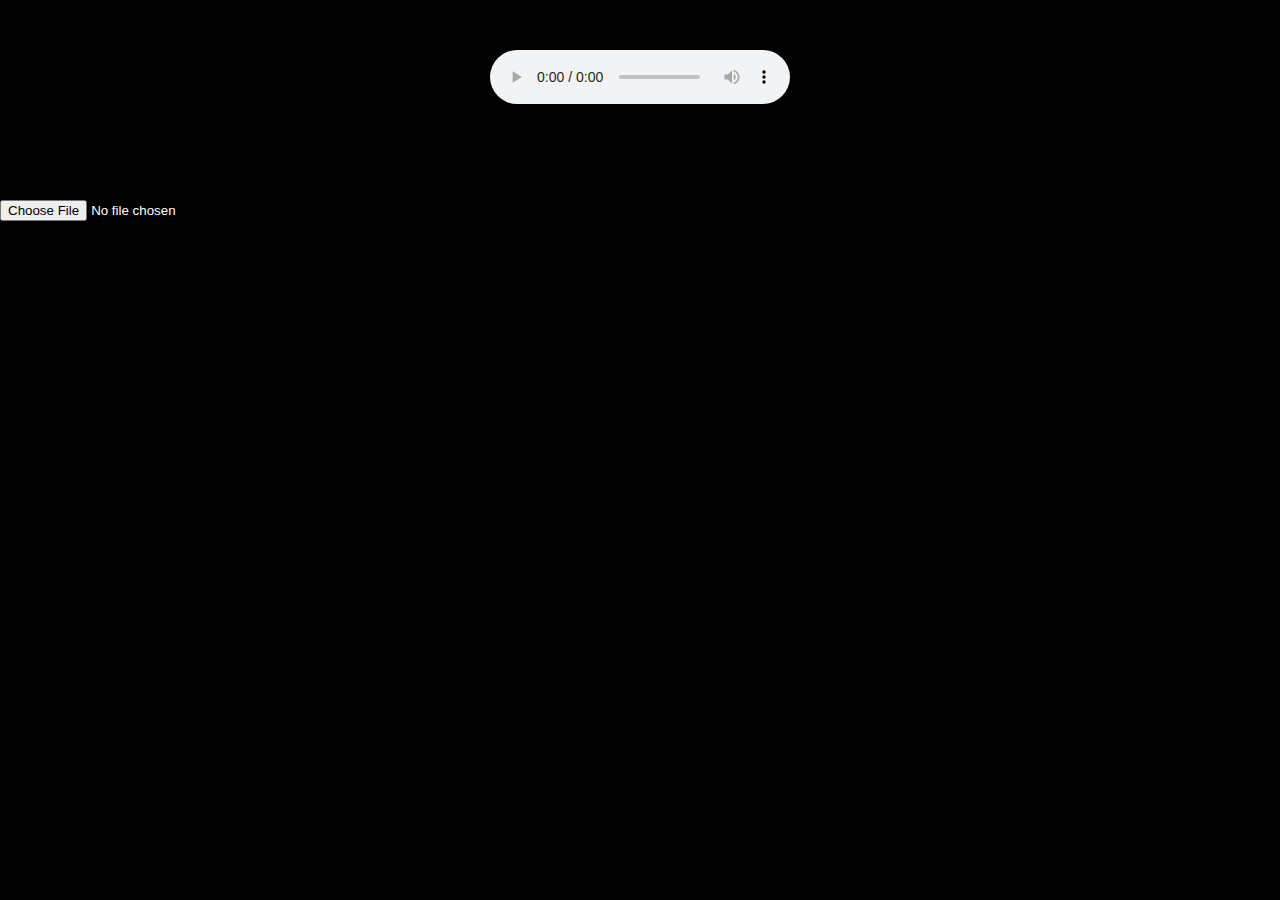
<file: canvas-tutorial-audio/index.html>
<!DOCTYPE html>
<html lang="es">
<head>
    <meta charset="UTF-8">
    <meta http-equiv="X-UA-Compatible" content="IE=edge">
    <meta name="viewport" content="width=device-width, initial-scale=1.0">
    <link rel="stylesheet" href="./main.css">
    <title>Animas-audio</title>
</head>
<body>
    <div id="container">
      <canvas id="canvas1"></canvas>
      <audio id="audio1" controls></audio>
      <input type="file" id="fileupload" accept="audio/*" />
    </div>
    <!--<button id="button1">Boton1</button>
    <button id="button2">Boton2</button>-->
    <!-- <script src="./index.js"></script> -->
    <!-- <script src="./visual1.js"></script> -->
    <!-- <script src="./visual2.js"></script> -->
    <!-- <script src="./visual3.js"></script> -->
    <!-- <script src="./visual4.js"></script>  -->
    <!-- <script src="./visual5.js"></script>  -->
    <!-- <script src="./visual6.js"></script> -->
    <!-- <script src="./visual7.js"></script> -->
    <!-- <script src="./visual8.js"></script> -->
    <!-- <script src="./visual9.js"></script> -->
    <script src="./visual10.js"></script>
</body>
</html>
</file>
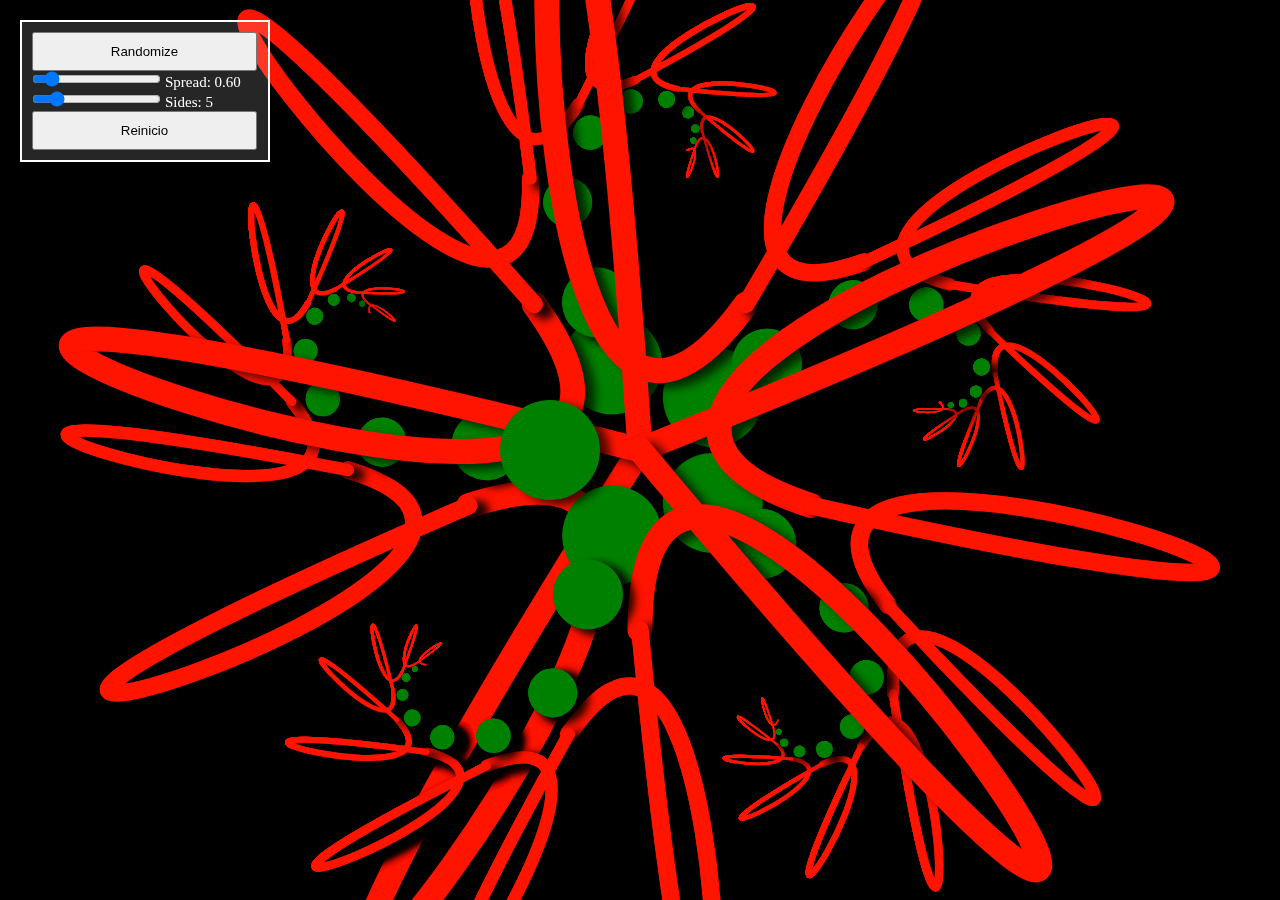
<file: canvas-tutorial-beginners/index.html>
<!DOCTYPE html>
<html lang="es">
<head>
    <meta charset="UTF-8">
    <meta http-equiv="X-UA-Compatible" content="IE=edge">
    <meta name="viewport" content="width=device-width, initial-scale=1.0">
    <link rel="stylesheet" href="./main.css">
    <title>Animas-Sosa</title>
</head>
<body>
    <canvas id="canvas"></canvas>
    <div id="controls">
        <button id="randomizeButton">Randomize</button>
        <div>
            <input id="spread" type="range" min="0.3" max="3.1" step="0.01" value="1">
            <label for="spread">Spread:</label>
        </div>
        <div>
            <input id="sides" type="range" min="2" max="22" step="1" value="5">
            <label for="sides">Sides:</label>
        </div>
        <button id="resetButton">Reinicio</button>
    </div>
    <script src="./index.js"></script>
</body>
</html>
</file>
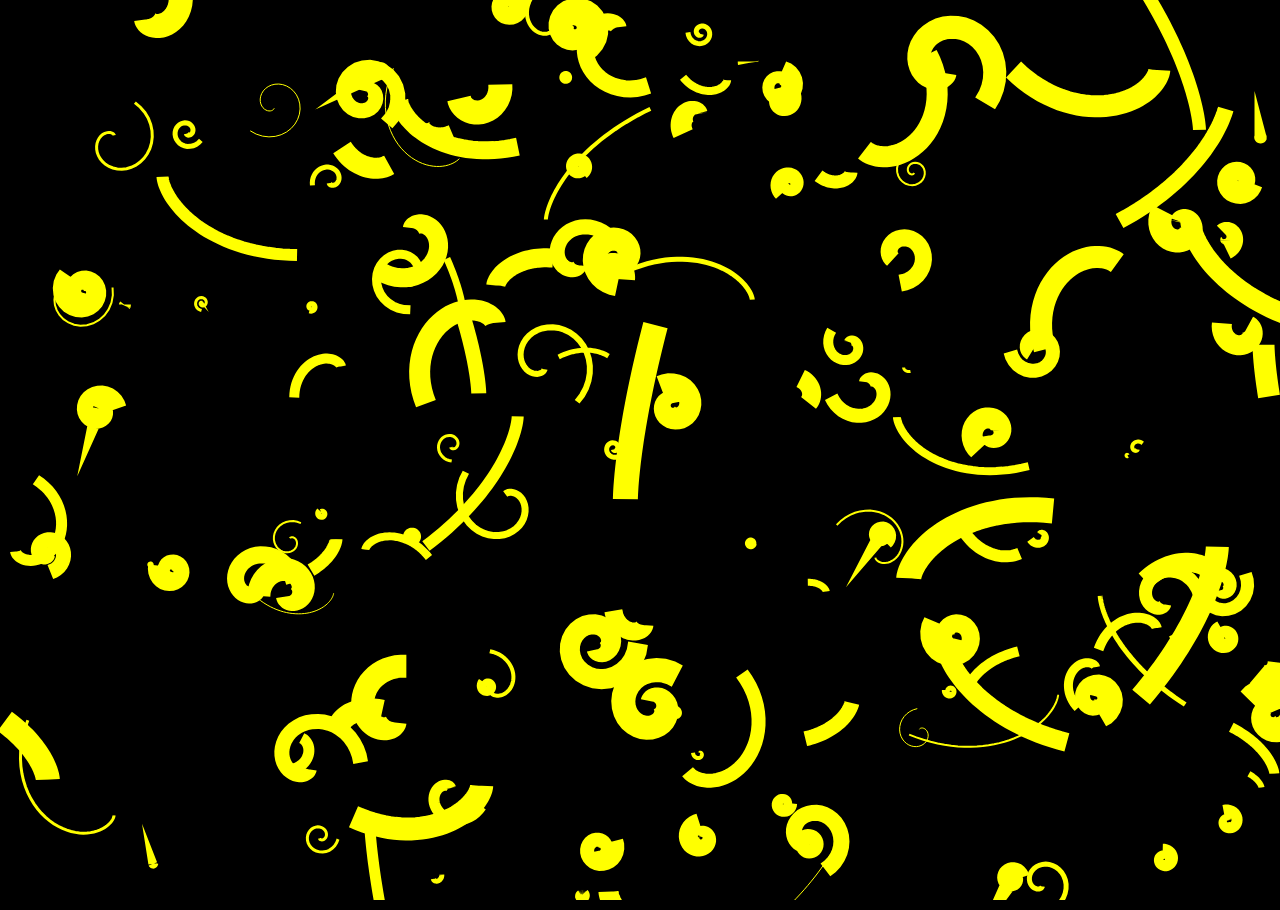
<file: canvas-tutorial-creative/index.html>
<!DOCTYPE html>
<html lang="es">
<head>
    <meta charset="UTF-8">
    <meta http-equiv="X-UA-Compatible" content="IE=edge">
    <meta name="viewport" content="width=device-width, initial-scale=1.0">
    <link rel="stylesheet" href="./main.css">
    <title>Ondas-automaticas</title>
</head>
<body>
    <canvas id="canvas1"></canvas>
    <img id="imgparnnet" src="[data-uri]">
    <script src="./index.js"></script>
</body>
</html>
</file>
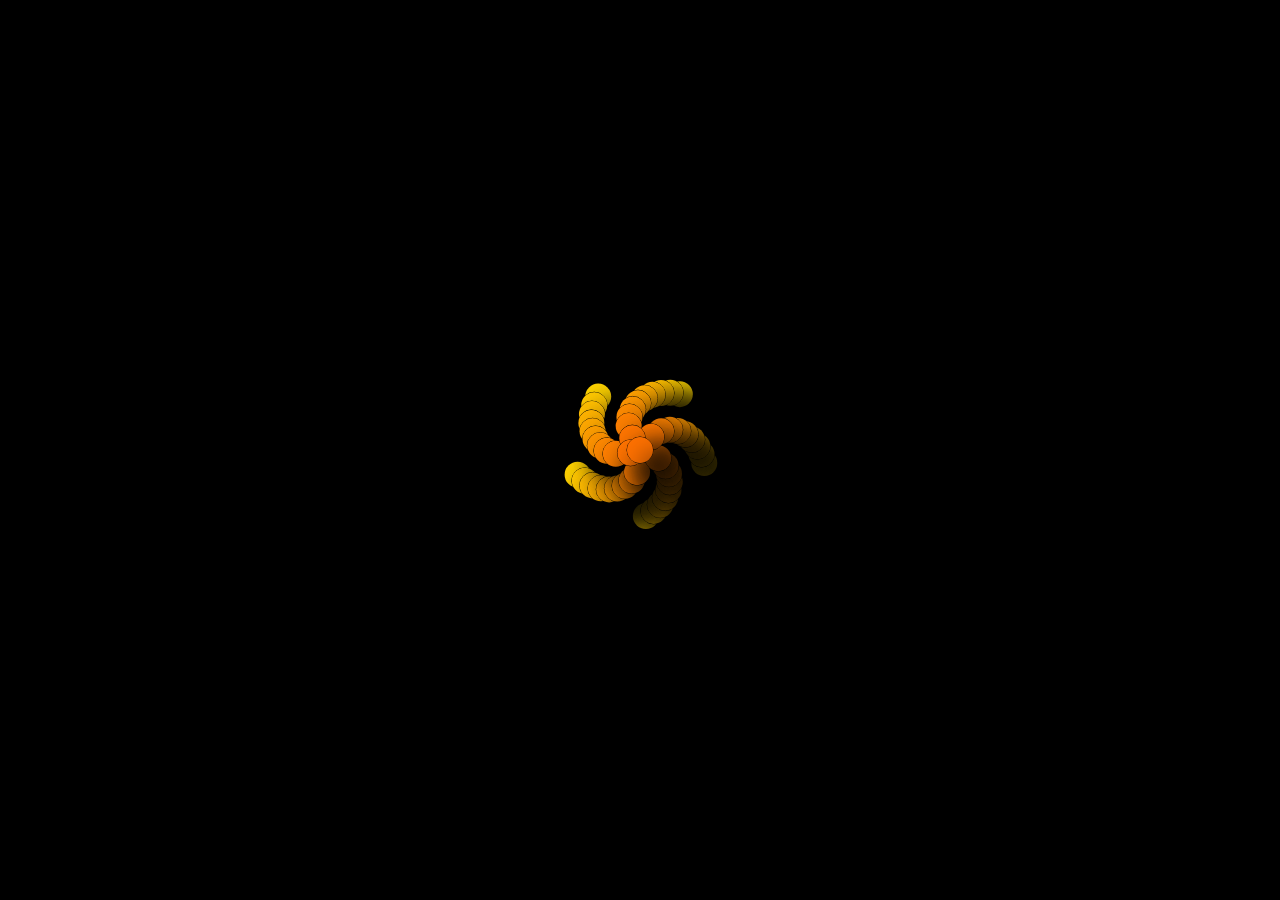
<file: canvas-tutorial-espiral/index.html>
<!DOCTYPE html>
<html lang="es">
<head>
    <meta charset="UTF-8">
    <meta http-equiv="X-UA-Compatible" content="IE=edge">
    <meta name="viewport" content="width=device-width, initial-scale=1.0">
    <link rel="stylesheet" href="./main.css">
    <title>Document</title>
</head>
<body>
    <canvas id="canvas1"></canvas>
    <script src="./index.js"></script>
</body>
</html>
</file>
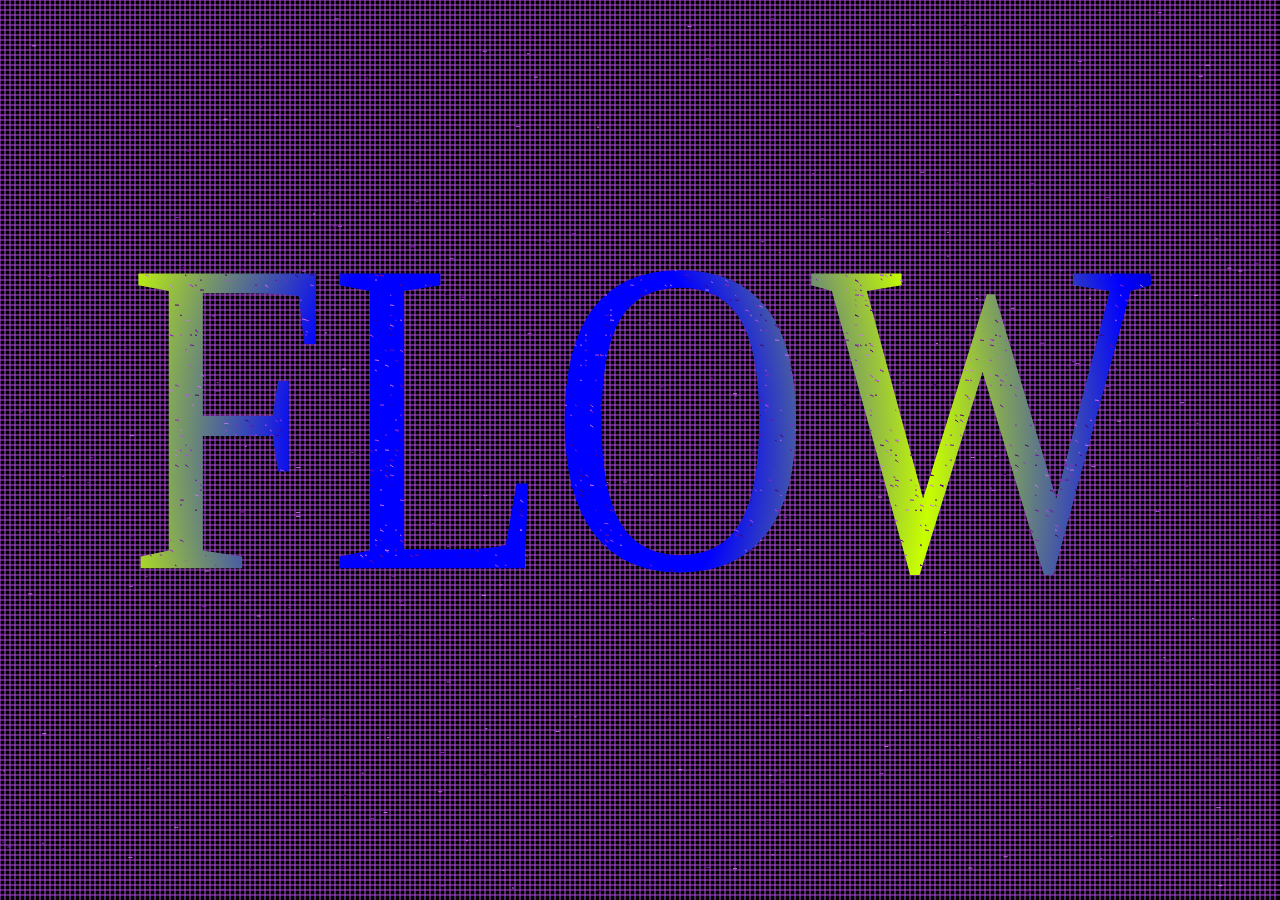
<file: canvas-tutorial-flowFields-letras/index.html>
<!DOCTYPE html>
<html lang="es">
<head>
    <meta charset="UTF-8">
    <meta http-equiv="X-UA-Compatible" content="IE=edge">
    <meta name="viewport" content="width=device-width, initial-scale=1.0">
    <title>Field</title>
    <link rel="stylesheet" href="./main.css">
</head>
<body>
    <canvas id="canvas1"></canvas>
    <script src="./index.js"></script>
</body>
</html>
</file>
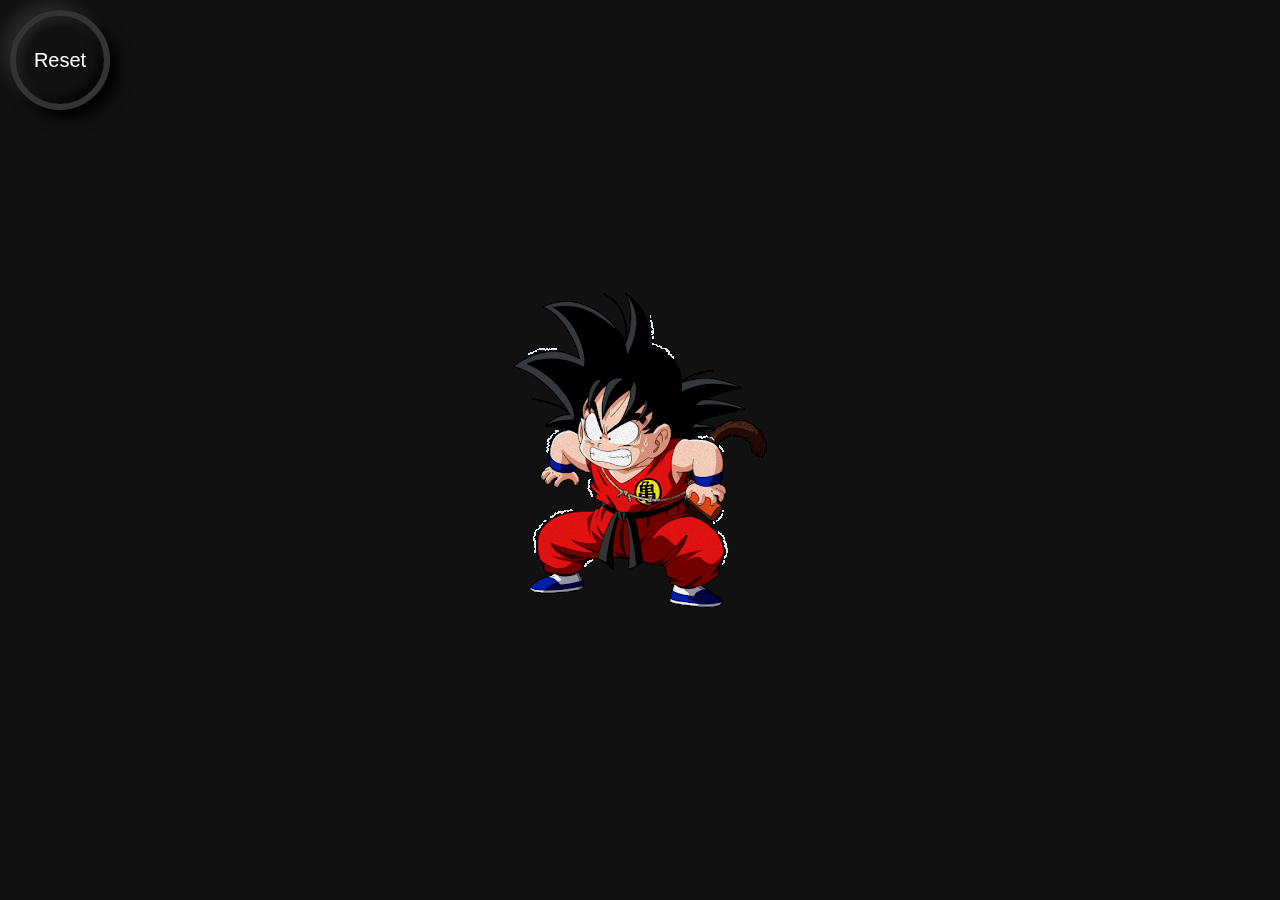
<file: canvas-tutorial-manipulacion-pixel-2/index.html>
<!DOCTYPE html>
<html lang="en">
<head>
    <meta charset="UTF-8">
    <meta http-equiv="X-UA-Compatible" content="IE=edge">
    <meta name="viewport" content="width=device-width, initial-scale=1.0">
    <link rel="stylesheet" href="./main.css">
    <title>Pixel</title>
</head>
<body>
    <canvas id="canvas1"></canvas>
    <img id="image1" src='[data-uri]';>
 
    <div class="controls">
        <button id="btn-1">Reset</button>
    </div>
    <script src="./index.js"></script>
</body>
</html>
</file>
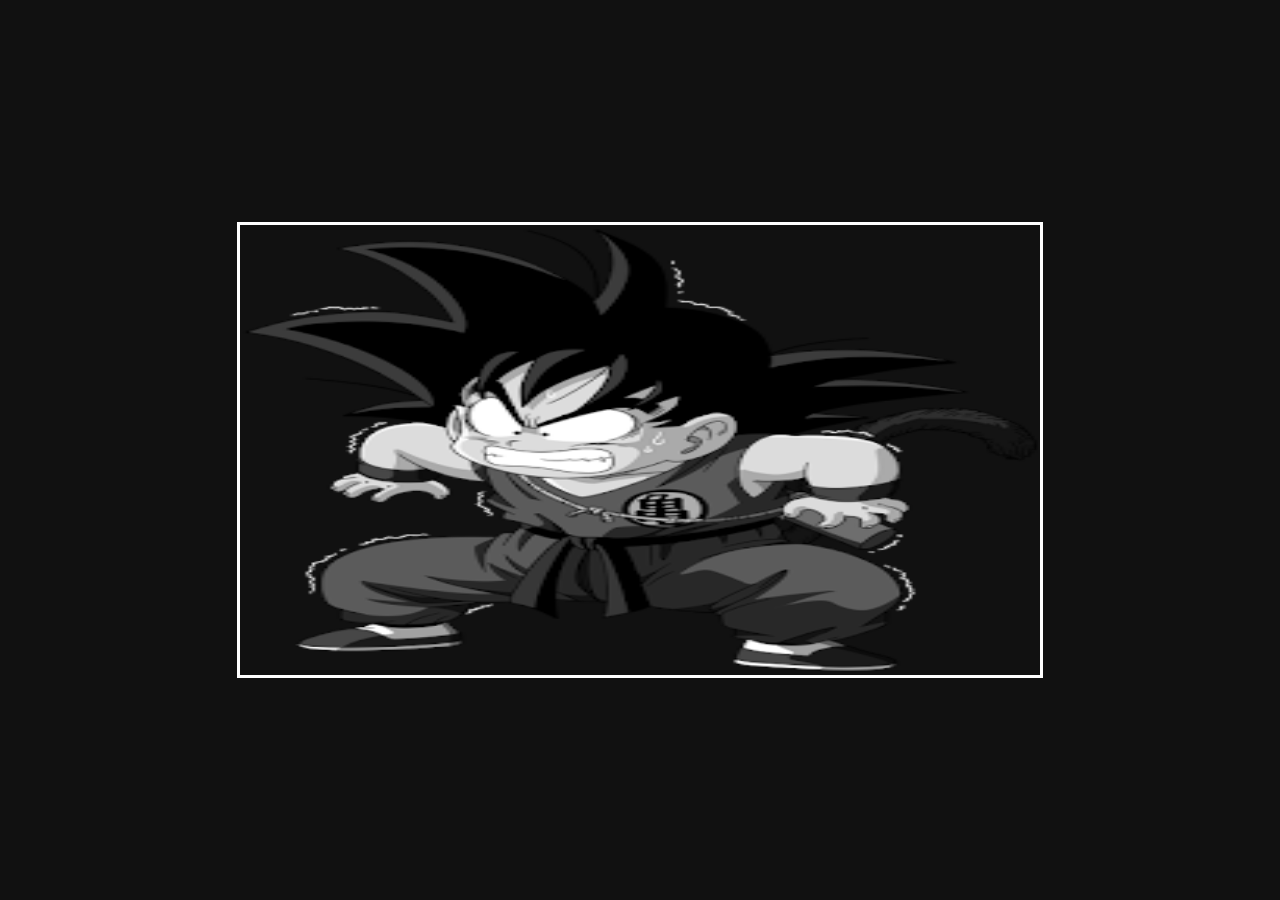
<file: canvas-tutorial-manipulacion-pixel/index.html>
<!DOCTYPE html>
<html lang="en">
<head>
    <meta charset="UTF-8">
    <meta http-equiv="X-UA-Compatible" content="IE=edge">
    <meta name="viewport" content="width=device-width, initial-scale=1.0">
    <link rel="stylesheet" href="./main.css">
    <title>Pixel</title>
</head>
<body>
    <canvas id="canvas1"></canvas>

    <script src="./index.js"></script>
</body>
</html>
</file>
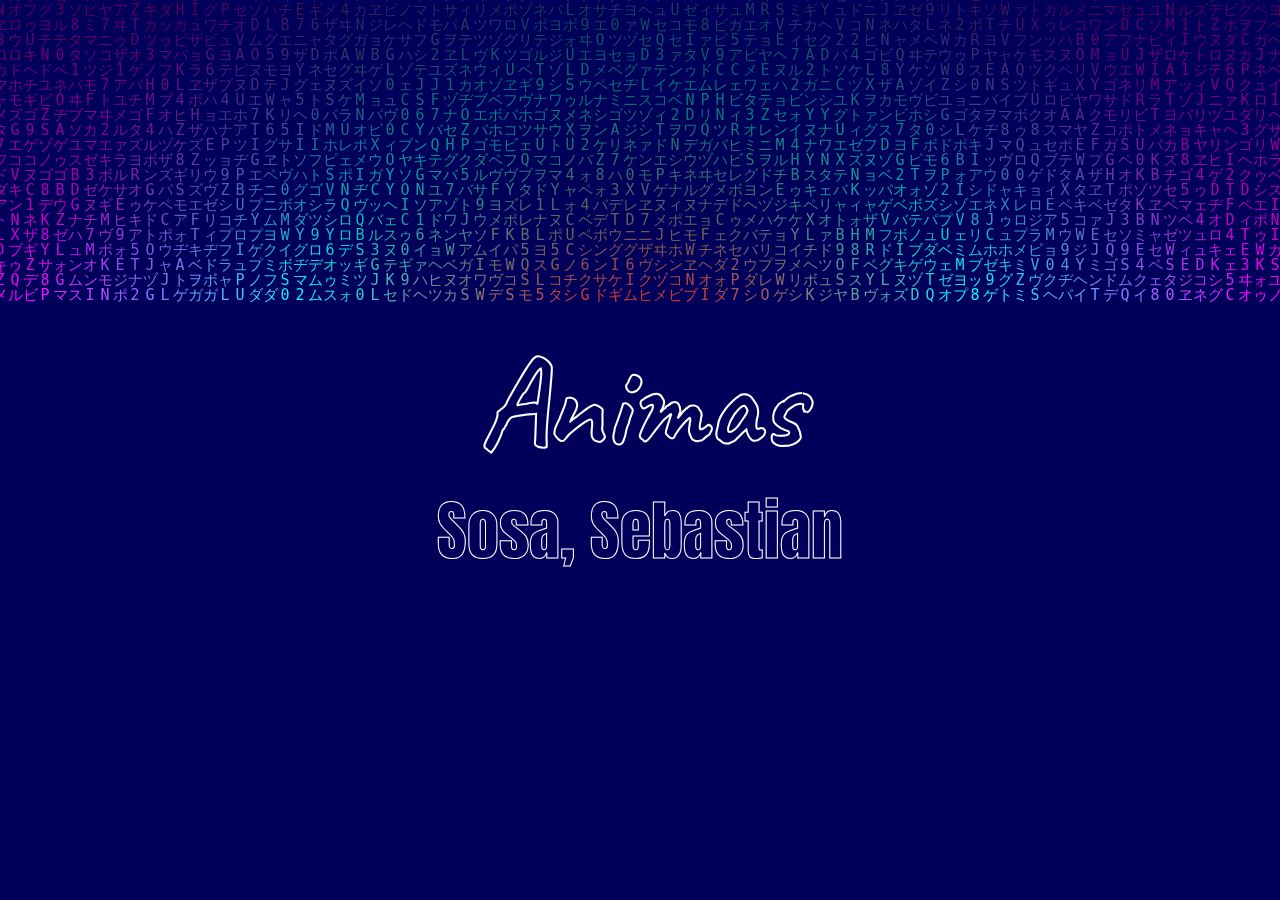
<file: canvas-tutorial-matrix/index.html>
<!DOCTYPE html>
<html lang="es">
<head>
    <meta charset="UTF-8">
    <meta http-equiv="X-UA-Compatible" content="IE=edge">
    <meta name="viewport" content="width=device-width, initial-scale=1.0">
    <link rel="stylesheet" href="./main.css">
    <link rel="preconnect" href="https://fonts.googleapis.com">
<link rel="preconnect" href="https://fonts.gstatic.com" crossorigin>
<link href="https://fonts.googleapis.com/css2?family=Anton&family=Caveat:wght@700&display=swap" rel="stylesheet">
    <title>Document</title>
</head>
<body>
    <canvas id="canvas2"></canvas>
    <div class="nombre">
        <h1>Animas</h1>
        <span>Sosa, Sebastian</span>
    </div>
    <script src="./index.js"></script>
</body>
</html>
</file>
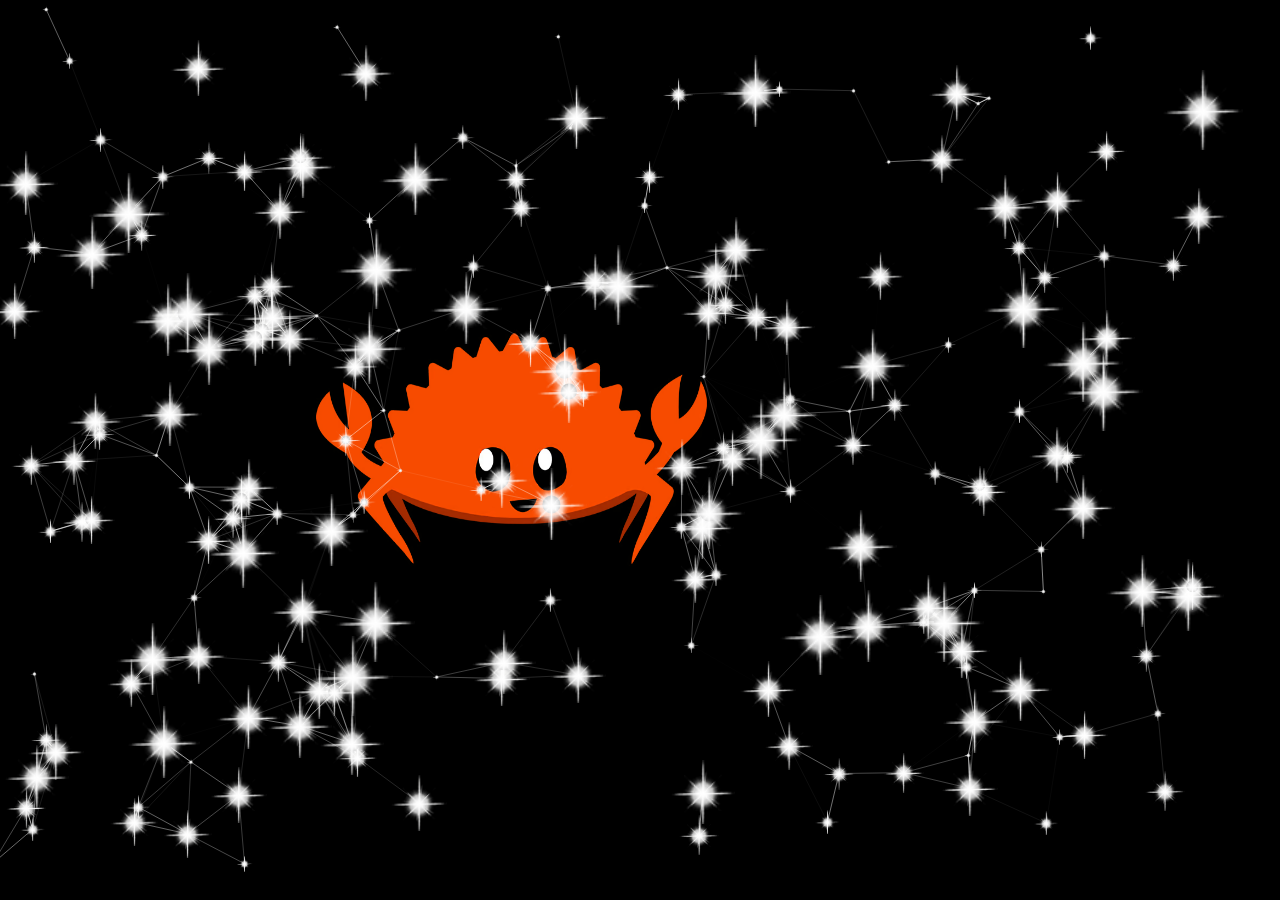
<file: canvas-tutorial-particles-systems - imagenes/index.html>
<!DOCTYPE html>
<html lang="es">
<head>
    <meta charset="UTF-8">
    <meta name="viewport" content="width=device-width, initial-scale=1.0">
    <link rel="stylesheet" href="main.css">
    <title>Particulas-Animas</title>
</head>
<body>
    <canvas id="canvas1"></canvas>
    <img src="star.png" alt="strellas" id="star">
    <img src="rust.avif" alt="strellas" id="cangrejo">
    
    <script src="index.js"></script>
</body>
</html>
</file>
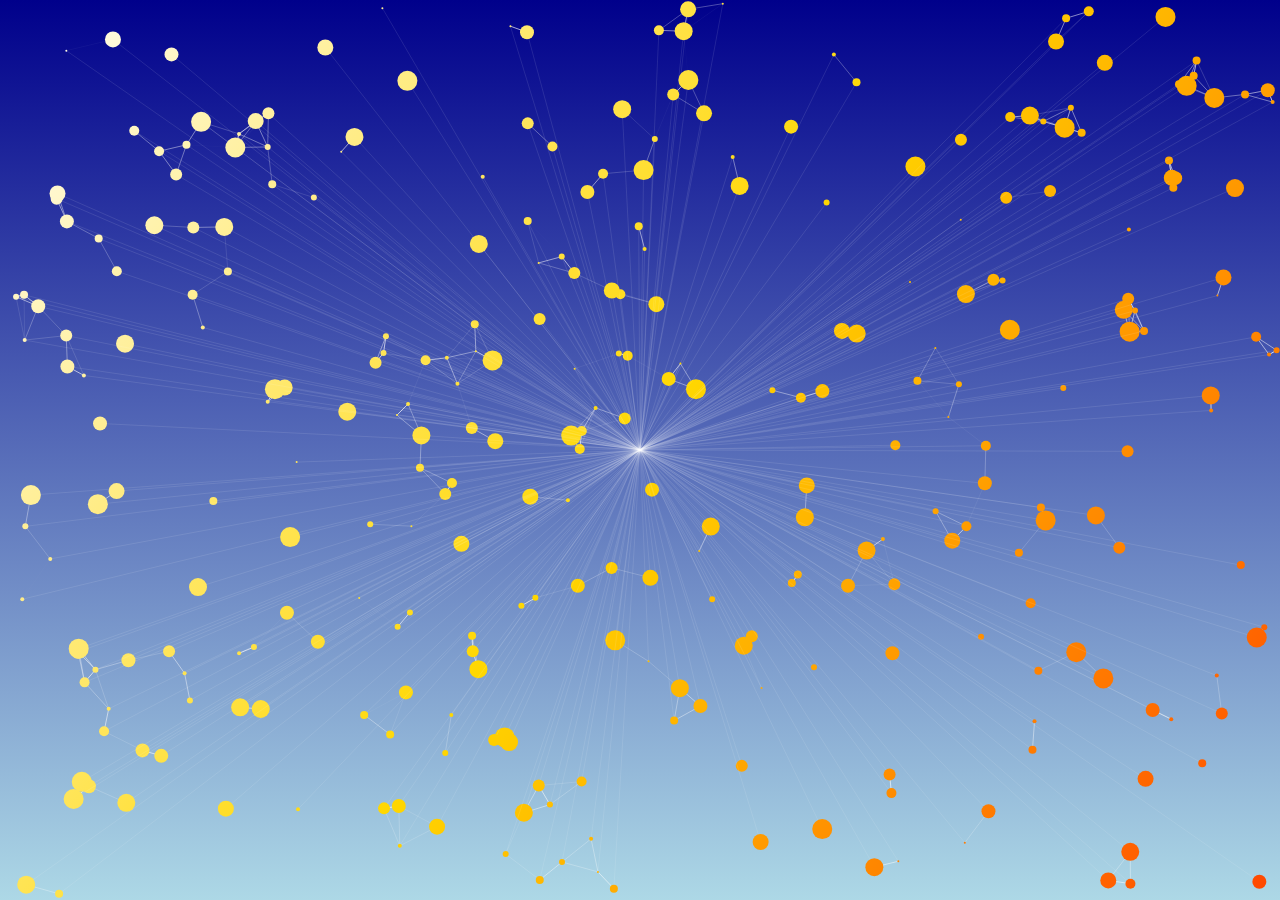
<file: canvas-tutorial-particles-systems - lineas/index.html>
<!DOCTYPE html>
<html lang="es">
<head>
    <meta charset="UTF-8">
    <meta name="viewport" content="width=device-width, initial-scale=1.0">
    <link rel="stylesheet" href="main.css">
    <title>Particulas-Animas</title>
</head>
<body>
    <canvas id="canvas1"></canvas>
    
    <script src="index.js"></script>
</body>
</html>
</file>
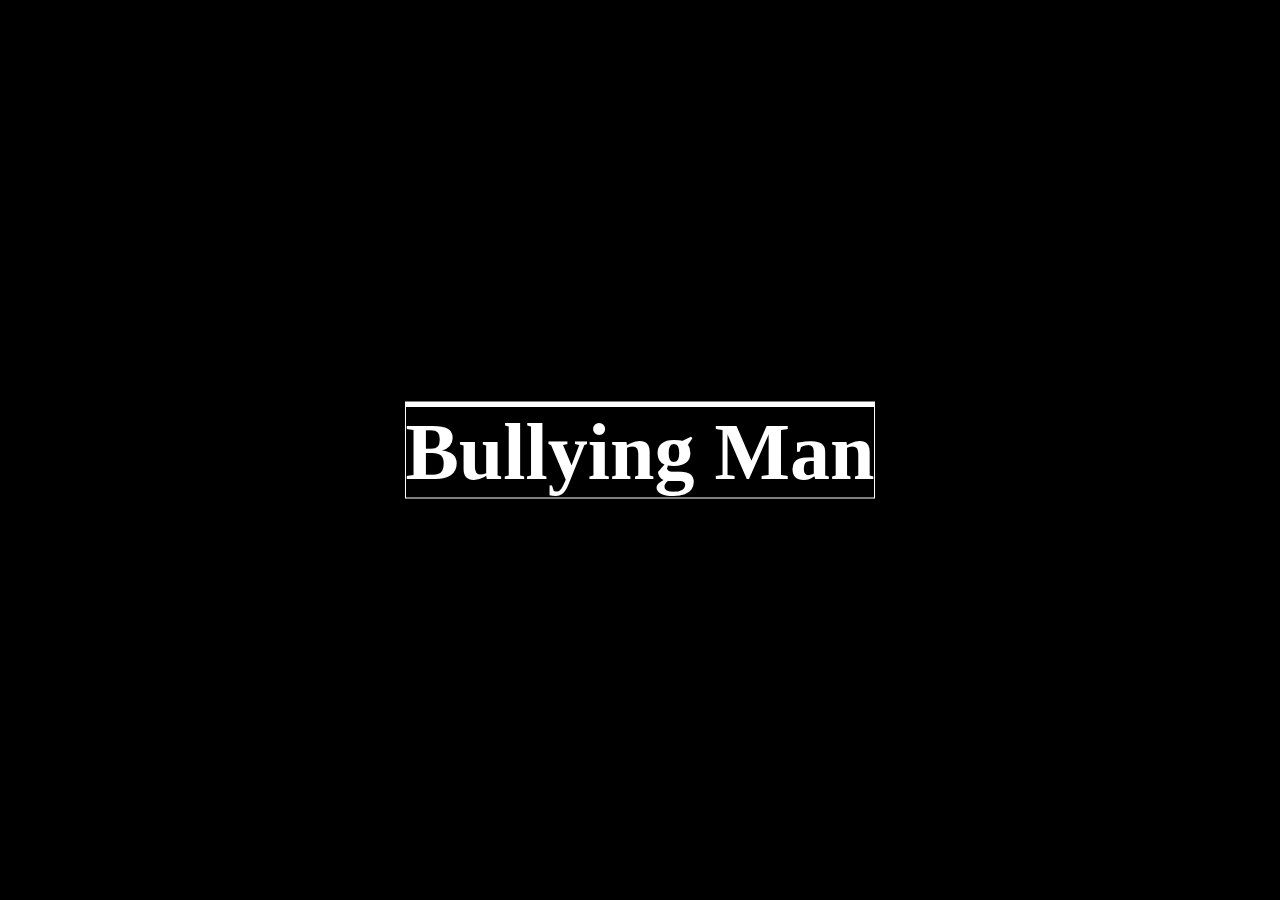
<file: canvas-tutorial-particles-systems - nombres/index.html>
<!DOCTYPE html>
<html lang="es">
<head>
    <meta charset="UTF-8">
    <meta name="viewport" content="width=device-width, initial-scale=1.0">
    <link rel="stylesheet" href="main.css">
    <title>Particulas-Animas</title>
</head>
<body>
    <canvas id="canvas1"></canvas>
    <h1 id="caption">Bullying Man</h1>
    
    <script src="index.js"></script>
</body>
</html>
</file>
<file: canvas-tutorial-audio/main.css>
*
{
    padding: 0;
    margin: 0;
    box-sizing: border-box;
}
#container
{
    position: absolute;
    top: 0;
    left: 0;
    background: black;
    width: 100%;
    height: 100%;
}
#canvas1 {
    position: absolute;
    top: 0;
    left: 0;
    width: 100%;
    height: 100%;
    /* background: black;
    filter: blur(10px) contrast(20); habilitar para el efecto 6*/
}
#audio1 {
    margin: 50px auto;
    display: block;
}
#fileupload{
    position: absolute;
    top: 200px;
    color: white;
    z-index: 100;
}
</file>
<file: canvas-tutorial-beginners/main.css>
*{
    padding: 0;
    margin: 0;
    box-sizing: border-box;
}
body{
    background: #333;
}
#canvas{
    position: absolute;
    top: 50%;
    left: 50%;
    transform: translate(-50%, -50%);
    background: black;
}
#controls{
    position: absolute;
    padding: 10px;
    border: 2px solid white;
    left: 20px;
    top: 20px;
    width: 250px;
    background: rgba(255, 255, 255, 0.15);
}
button{
    padding: 10px 40px;
    width: 225px;
}

label, input {
    color: white;
    font-size: 15px;
}
</file>
<file: canvas-tutorial-creative/main.css>
*{
    padding: 0;
    margin: 0;
    box-sizing: border-box;
}

canvas{
    border: 10px solid black;
    position: absolute;
    top: 50%;
    left: 50%;
    transform: translate(-50%, -50%);
    background: black;
}
#imgparnnet{
    display: none;
}
</file>
<file: canvas-tutorial-espiral/main.css>
*
{
    padding: 0;
    margin: 0;
    box-sizing: border-box;
}
body{
    background: black;
}
#canvas1{
    position: absolute;
    background-color: black;
}
</file>
<file: canvas-tutorial-flowFields-letras/main.css>
*
{
    padding: 0;
    margin: 0;
    box-sizing: border-box;
}

body{
    background: black;

}

canvas{
    background: black;
    position: absolute;
    top: 50%;
    left: 50%;
    transform: translate(-50%, -50%);
}
</file>
<file: canvas-tutorial-manipulacion-pixel-2/main.css>
* {
    margin: 0;
    padding: 0;
    box-sizing: border-box;
}

#canvas1 {
    position: absolute;
    background: #111;
}

img {
    display: none;

}

button{
    color: white;
    font-size: 20px;
    font-family:'Segoe UI', Tahoma, Geneva, Verdana, sans-serif;
    position: absolute;
    z-index: 90;
    width: 100px;
    height: 100px;
    margin: 10px;
    border: 6px solid #333;
    background: transparent;
    border-radius: 50%;
    box-shadow: 8px 8px 15px rgba(0, 0, 0, 1), -8px -8px 15px rgba(255, 255, 255, 0.1), inset 3px 3px 12px rgba(255, 255, 255, 0.1), inset -4px -4px 10px rgba(0, 0, 0, 1);
}
</file>
<file: canvas-tutorial-manipulacion-pixel/main.css>
*{
    background: #111;
}

canvas{
    border: 3px solid white;
    top: 50%;
    left: 50%;
    position: absolute;
    width: 800px;
    height: 450px;
    transform: translate(-50%, -50%);
}
</file>
<file: canvas-tutorial-matrix/main.css>
*{
    margin: 0;
    padding: 0;
    box-sizing: border-box;
}
body{
    overflow: hidden;
    background: black;
}
canvas{
    background: blue;
    position: absolute;
    top: 0;
    left: 0;
}
.nombre{
    border-radius: 20px;
    width: 500px;
    height: 200px;
    position: absolute;
    color: transparent;
    top: 50%;
    left: 50%;
    transform: translate(-50%,-50%);
    display: flex;
    justify-content: center;
    align-items: center;
    flex-direction: column;
}
h1{
    -webkit-text-stroke: 2px white;
    font-size: 8rem;
    font-family: 'Caveat', cursive;
}
span{
    font-family: 'Anton', sans-serif;
    -webkit-text-stroke: 1px white;
    font-size: 4rem;
}
</file>
<file: canvas-tutorial-particles-systems - imagenes/main.css>
*{
    margin: 0;
    padding: 0;
    box-sizing: border-box;
}

#canvas1{
    background: black;
    position: absolute;
    top: 0;
    left: 0;
}

img {
    display: none;
}
</file>
<file: canvas-tutorial-particles-systems - lineas/main.css>
*{
    margin: 0;
    padding: 0;
    box-sizing: border-box;
}

#canvas1{
    background: linear-gradient(darkblue, lightblue);
    position: absolute;
    top: 0;
    left: 0;
}
</file>
<file: canvas-tutorial-particles-systems - nombres/main.css>
*{
    margin: 0;
    padding: 0;
    box-sizing: border-box;
}

#canvas1{
    background: black;
    position: absolute;
    top: 0;
    left: 0;
}

h1{
    color: white;
    font-size: 80px;
    position: absolute;
    font-family: Impact, cuerve;
    top: 50%;
    left: 50%;
    transform: translate(-50%, -50%);
    border-top: 5px solid white;
}
</file>
